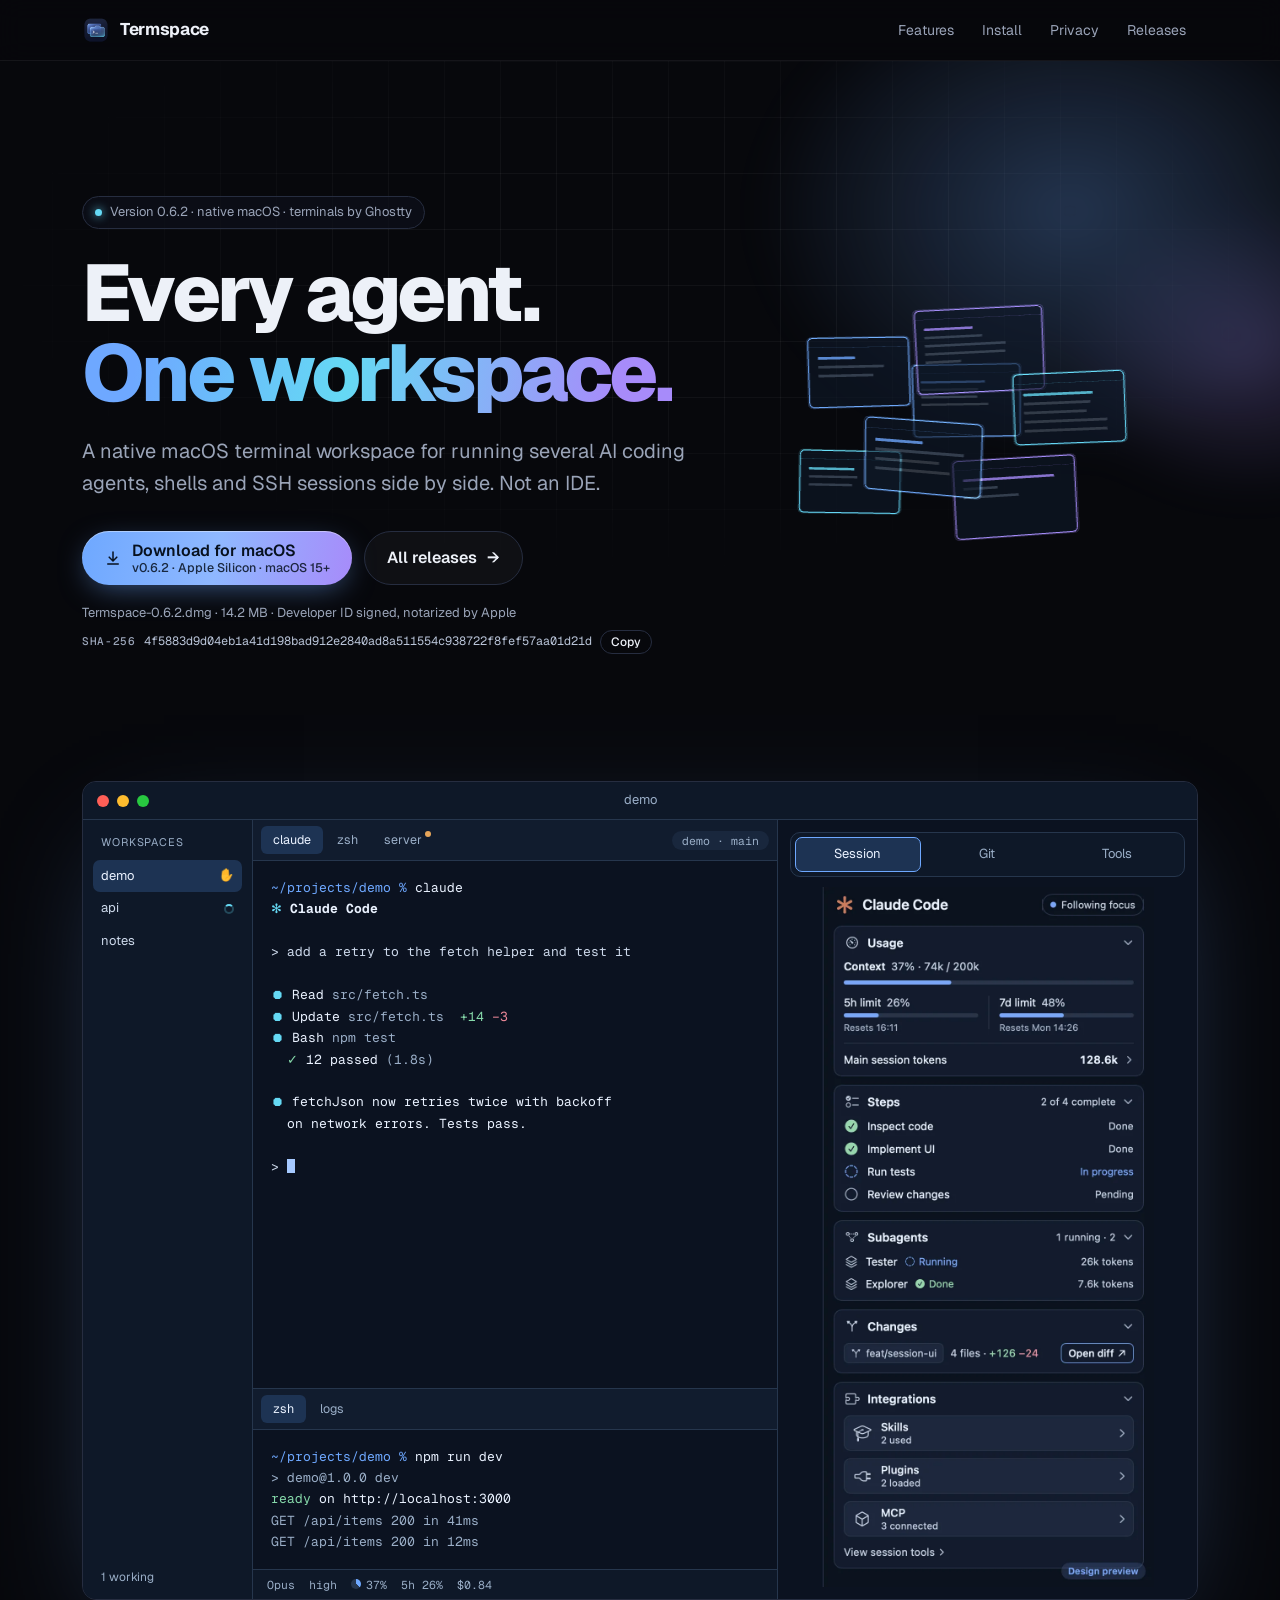
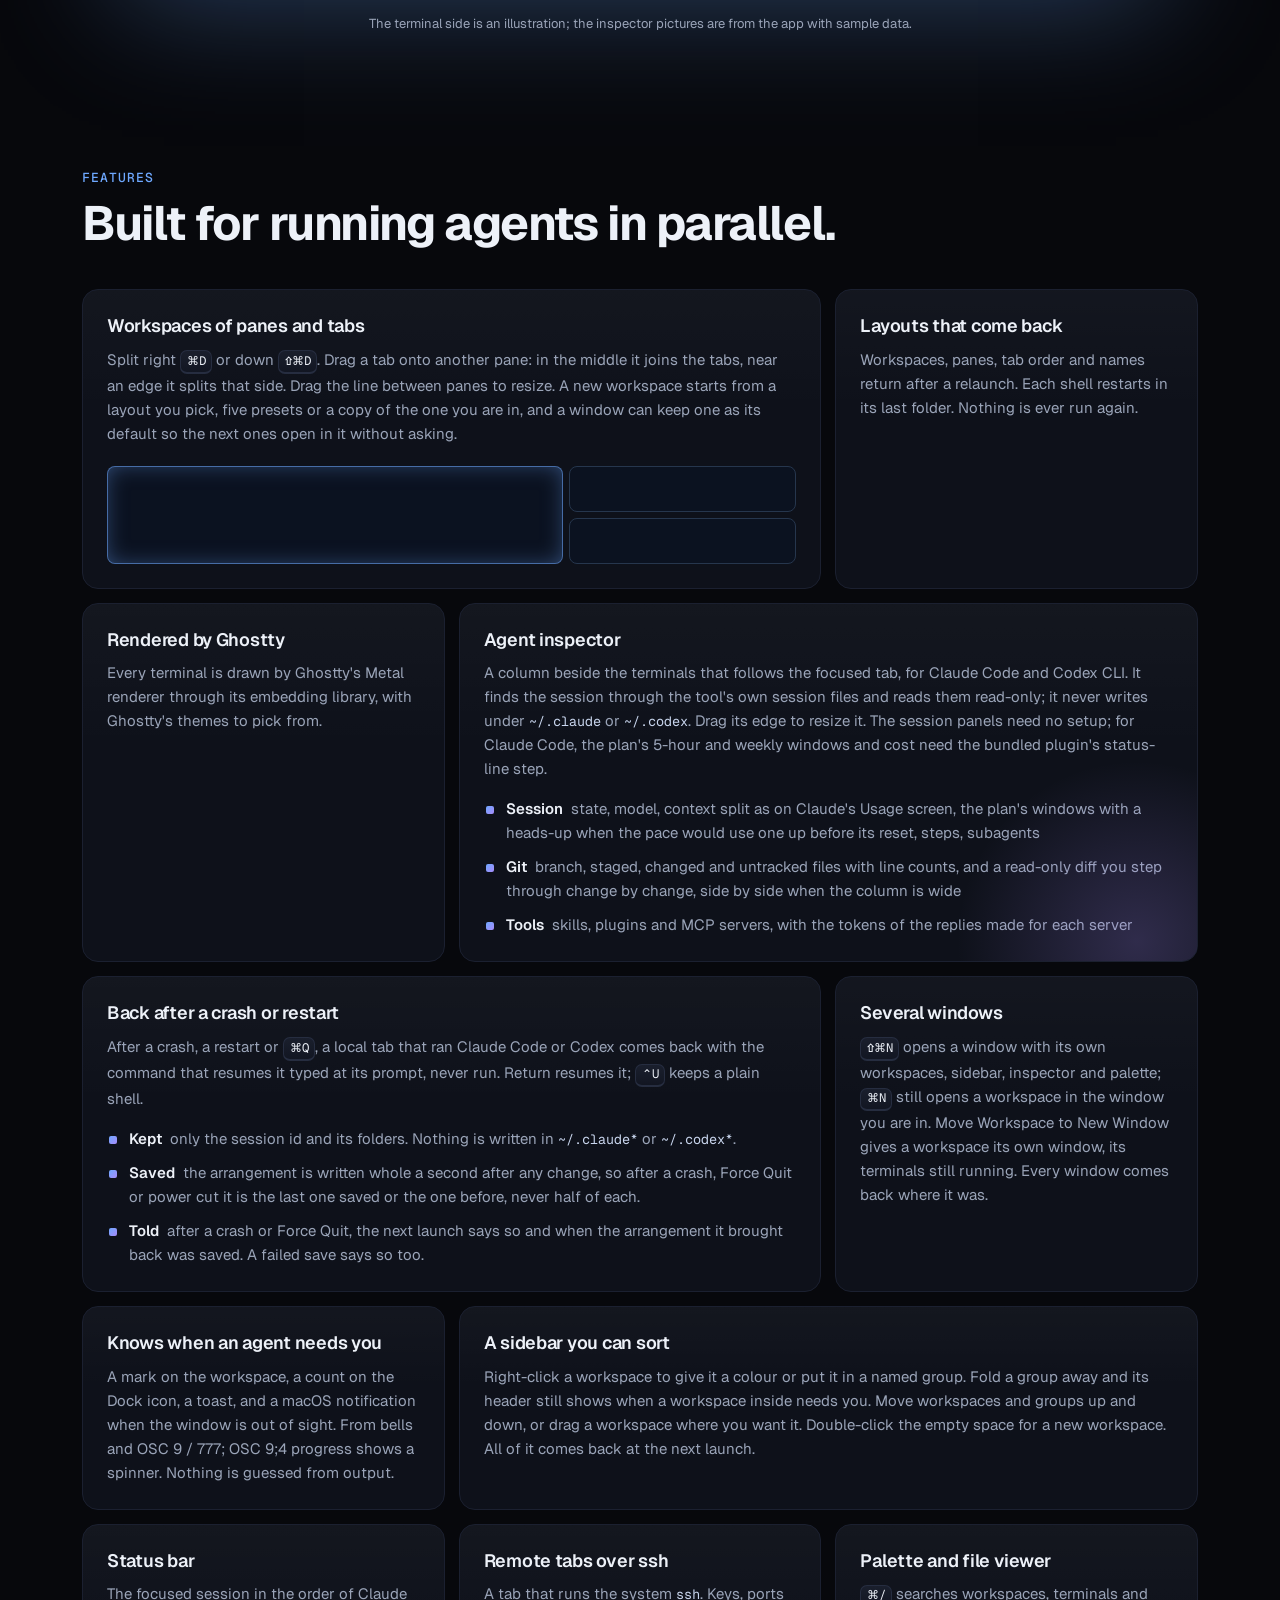
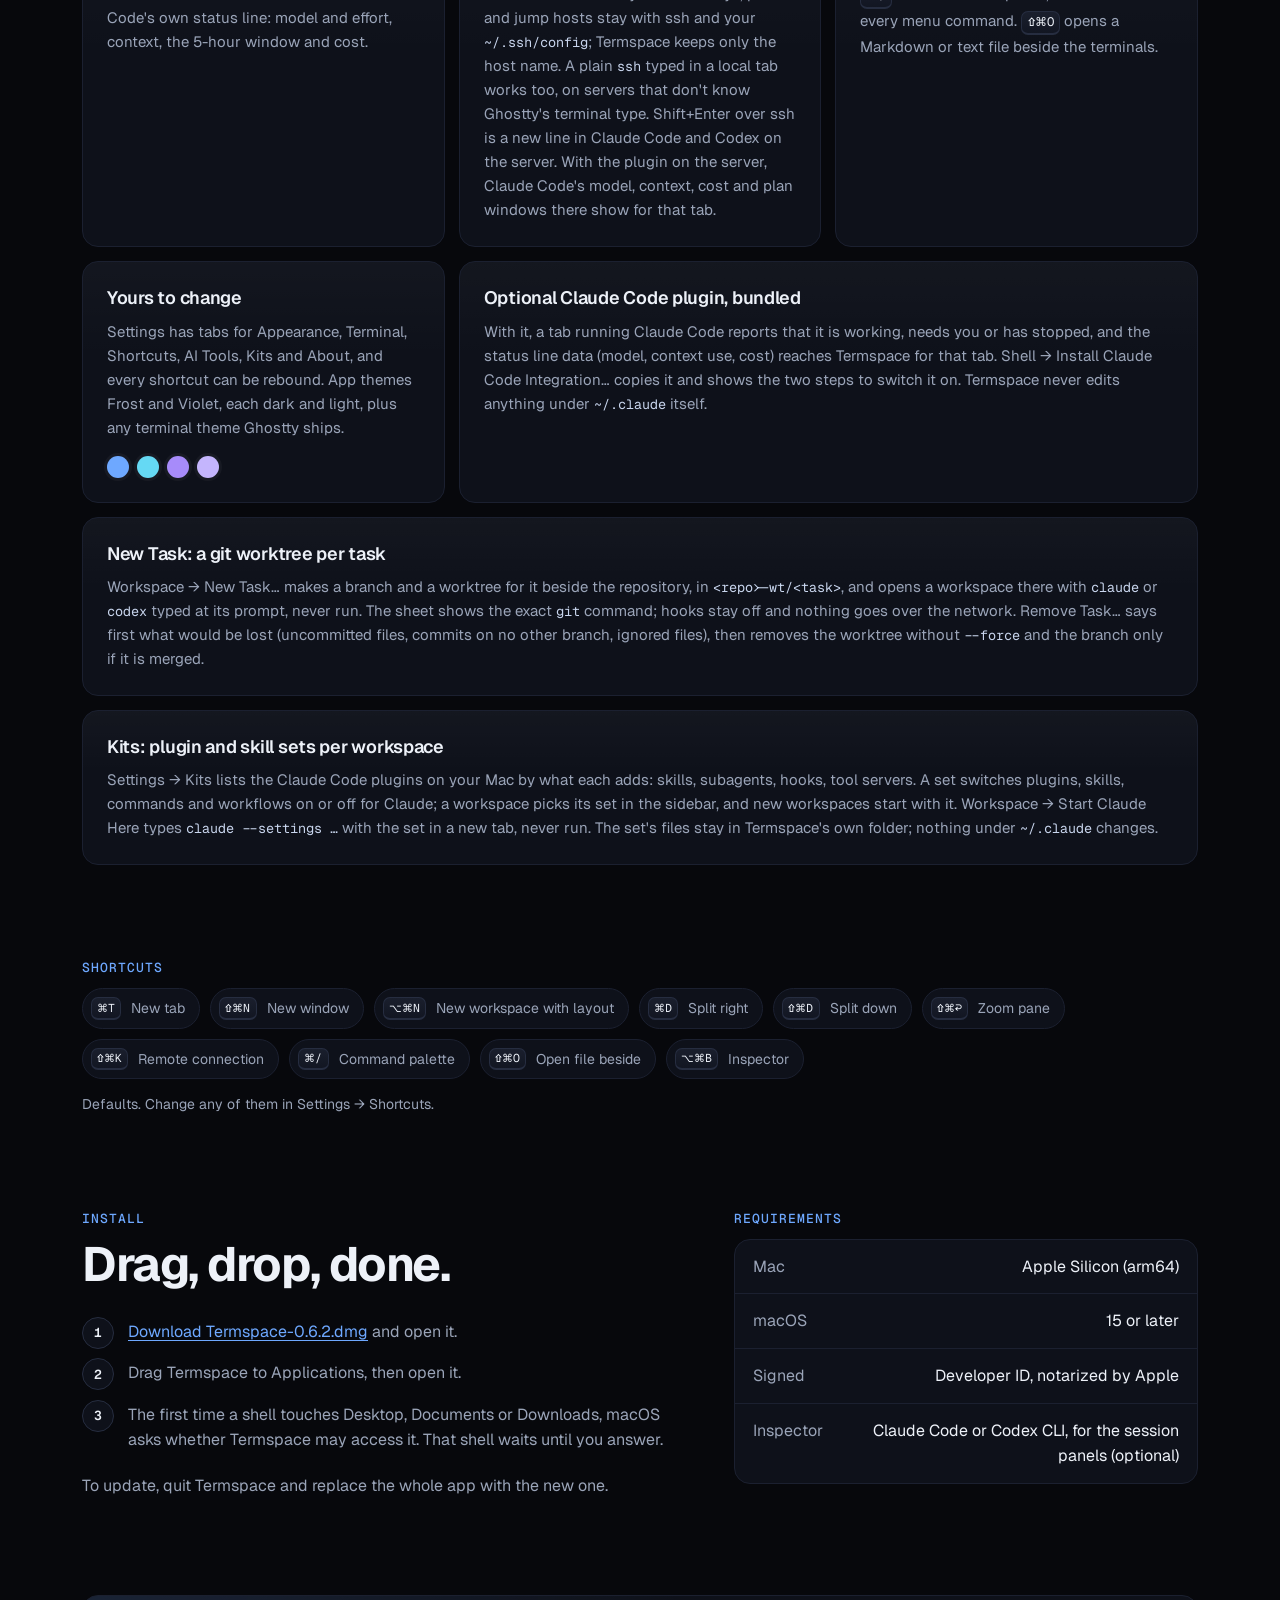
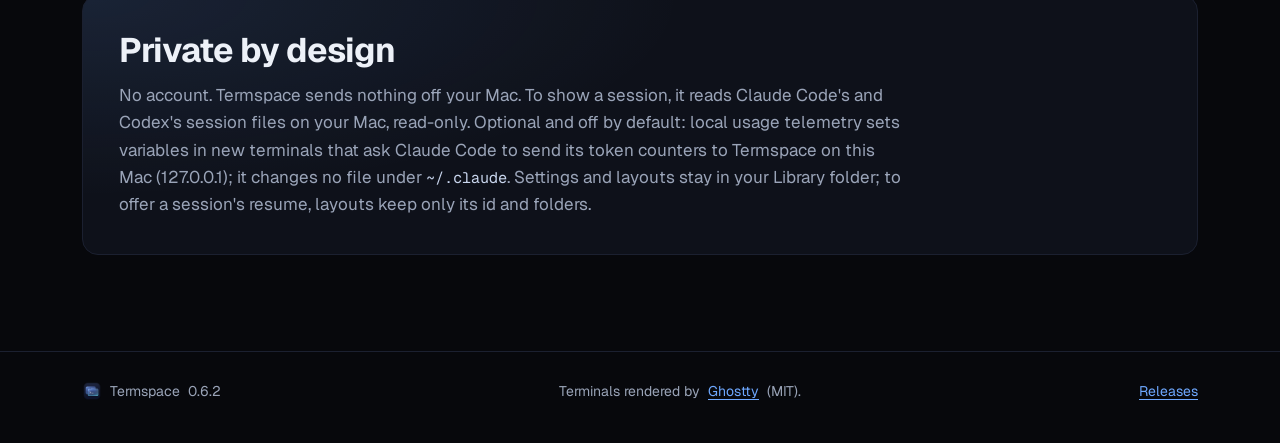
<file: index.html>
<!doctype html>
<html lang="en">
<head>
<meta charset="utf-8">
<meta name="viewport" content="width=device-width, initial-scale=1">
<title>Termspace for macOS</title>
<meta name="description" content="Termspace is a native macOS terminal workspace for running several AI coding agents, shells and SSH sessions side by side. Terminals rendered by Ghostty.">
<meta name="color-scheme" content="dark">
<meta name="theme-color" content="#07080c">
<link rel="icon" type="image/png" sizes="32x32" href="assets/img/favicon-32.png">
<link rel="apple-touch-icon" href="assets/img/apple-touch-icon.png">
<meta property="og:type" content="website">
<meta property="og:title" content="Termspace for macOS">
<meta property="og:description" content="A native macOS terminal workspace for AI coding agents, shells and SSH, side by side.">
<meta property="og:url" content="https://amaraa87.github.io/termspace-site/">
<meta property="og:image" content="https://amaraa87.github.io/termspace-site/assets/img/og.png?v=0.6.2">
<meta property="og:image:width" content="1200">
<meta property="og:image:height" content="630">
<meta property="og:image:alt" content="Termspace app icon and wordmark on a dark background">
<meta name="twitter:card" content="summary_large_image">
<meta name="twitter:title" content="Termspace for macOS">
<meta name="twitter:description" content="A native macOS terminal workspace for AI coding agents, shells and SSH, side by side.">
<meta name="twitter:image" content="https://amaraa87.github.io/termspace-site/assets/img/og.png?v=0.6.2">
<link rel="preconnect" href="https://fonts.googleapis.com">
<link rel="preconnect" href="https://fonts.gstatic.com" crossorigin>
<link rel="stylesheet" href="https://fonts.googleapis.com/css2?family=Geist:wght@400;500;600;700;800&family=Geist+Mono:wght@400;500&display=swap">
<link rel="stylesheet" href="assets/css/site.css">
<script type="importmap">{"imports":{"three":"./assets/js/vendor/three.module.min.js"}}</script>
<script type="module" src="assets/js/hero.js"></script>
<script src="assets/js/site.js" defer></script>
</head>
<!-- Release facts: change them here and in the static text marked data-r below (see README.md). -->
<body
  data-version="0.6.2"
  data-size="14.2 MB"
  data-sha="4f5883d9d04eb1a41d198bad912e2840ad8a511554c938722f8fef57aa01d21d"
  data-url="https://github.com/amaraa87/termspace-site/releases/download/v0.6.2/Termspace-0.6.2.dmg"
  data-file="Termspace-0.6.2.dmg">
<a class="skip" href="#main">Skip to content</a>

<header class="nav">
  <div class="wrap nav-in">
    <a class="brand" href="#top" aria-label="Termspace home">
      <img src="assets/img/icon-96.png" width="28" height="28" alt="">
      <span>Termspace</span>
    </a>
    <nav aria-label="Sections">
      <ul>
        <li class="hide-sm"><a href="#features">Features</a></li>
        <li class="hide-sm"><a href="#install">Install</a></li>
        <li class="hide-sm"><a href="#privacy">Privacy</a></li>
        <li><a href="https://github.com/amaraa87/termspace-site/releases">Releases</a></li>
      </ul>
    </nav>
  </div>
</header>

<main id="main">
  <section class="hero" id="top" aria-labelledby="hero-title">
    <div class="wrap hero-in">
      <div class="hero-copy">
        <p class="eyebrow"><span class="dot" aria-hidden="true"></span><span>Version <span data-r="version">0.6.2</span> · native macOS · terminals by Ghostty</span></p>
        <h1 id="hero-title">Every agent.<br><span class="grad">One workspace.</span></h1>
        <p class="lede">A native macOS terminal workspace for running several AI coding agents, shells and SSH sessions side by side. Not an IDE.</p>
        <div class="cta">
          <a class="btn btn-primary" data-r-href="url" href="https://github.com/amaraa87/termspace-site/releases/download/v0.6.2/Termspace-0.6.2.dmg">
            <svg width="18" height="18" viewBox="0 0 24 24" aria-hidden="true"><path fill="currentColor" d="M12 3a1 1 0 0 1 1 1v9.6l3.3-3.3a1 1 0 1 1 1.4 1.4l-5 5a1 1 0 0 1-1.4 0l-5-5a1 1 0 1 1 1.4-1.4l3.3 3.3V4a1 1 0 0 1 1-1ZM5 19h14a1 1 0 1 1 0 2H5a1 1 0 1 1 0-2Z"/></svg>
            <span class="btn-text"><span>Download for macOS</span><small>v<span data-r="version">0.6.2</span> · Apple Silicon · macOS 15+</small></span>
          </a>
          <a class="btn btn-ghost" href="https://github.com/amaraa87/termspace-site/releases">All releases <span aria-hidden="true">→</span></a>
        </div>
        <div class="fineprint">
          <p><span data-r="file">Termspace-0.6.2.dmg</span> · <span data-r="size">14.2 MB</span> · Developer ID signed, notarized by Apple</p>
          <p class="sha"><span class="sha-label">SHA-256</span> <code data-r="sha">4f5883d9d04eb1a41d198bad912e2840ad8a511554c938722f8fef57aa01d21d</code>
            <button type="button" class="copy" data-copy="sha" hidden>Copy</button><span class="copied" role="status" aria-live="polite"></span></p>
        </div>
      </div>
      <div class="hero-stage" aria-hidden="true">
        <div class="stage-fallback"><img src="assets/img/apple-touch-icon.png" width="180" height="180" alt=""></div>
        <canvas id="hero-canvas"></canvas>
      </div>
    </div>
  </section>

  <section class="product" aria-labelledby="product-title">
    <div class="wrap">
      <h2 id="product-title" class="sr-only">What it looks like</h2>
      <div class="window">
        <div class="titlebar"><span class="lights" aria-hidden="true"><i></i><i></i><i></i></span><span class="title">demo</span></div>
        <div class="win-body">
          <aside class="sidebar" aria-label="Workspaces (illustration)">
            <p class="side-h">Workspaces</p>
            <ul>
              <li class="on"><span>demo</span><span class="hand" title="needs you">✋</span></li>
              <li><span>api</span><span class="spin" aria-label="working"></span></li>
              <li><span>notes</span></li>
            </ul>
            <p class="side-foot">1 working</p>
          </aside>
          <div class="term">
            <div class="tabs" aria-hidden="true"><span class="tab on">claude</span><span class="tab">zsh</span><span class="tab waiting">server</span><span class="chip">demo · main</span></div>
            <pre class="tty" aria-label="Example terminal session"><span class="p">~/projects/demo %</span> claude
<span class="a">✻</span> <b>Claude Code</b>

<span class="u">&gt; add a retry to the fetch helper and test it</span>

<span class="a">⏺</span> Read <span class="m">src/fetch.ts</span>
<span class="a">⏺</span> Update <span class="m">src/fetch.ts</span>  <span class="g">+14</span> <span class="r">−3</span>
<span class="a">⏺</span> Bash <span class="m">npm test</span>
  <span class="g">✓</span> 12 passed <span class="m">(1.8s)</span>

<span class="a">⏺</span> fetchJson now retries twice with backoff
  on network errors. Tests pass.

<span class="u">&gt;</span> <span class="cursor"></span></pre>
            <div class="tabs split" aria-hidden="true"><span class="tab on">zsh</span><span class="tab">logs</span></div>
            <pre class="tty tty2" aria-label="Example second pane"><span class="p">~/projects/demo %</span> npm run dev
<span class="m">&gt; demo@1.0.0 dev</span>
<span class="g">ready</span> on http://localhost:3000
<span class="m">GET /api/items 200 in 41ms</span>
<span class="m">GET /api/items 200 in 12ms</span></pre>
            <div class="statusbar" aria-hidden="true"><span>Opus</span><span>high</span><span class="ctx"><i></i>37%</span><span>5h 26%</span><span>$0.84</span></div>
          </div>
          <div class="insp">
            <input type="radio" name="insp" id="t-session" checked>
            <input type="radio" name="insp" id="t-git">
            <input type="radio" name="insp" id="t-tools">
            <div class="seg" role="group" aria-label="Inspector panel">
              <label for="t-session">Session</label>
              <label for="t-git">Git</label>
              <label for="t-tools">Tools</label>
            </div>
            <div class="shots">
              <img class="shot shot-session" src="assets/img/inspector-session.webp" width="395" height="832" loading="lazy" alt="Session panel: Claude Code session following focus, context 37 percent, 5-hour and 7-day limits, a step list with two of four complete, two subagents, changes and integrations.">
              <img class="shot shot-git" src="assets/img/inspector-git.webp" width="569" height="832" alt="Git panel: branch, one staged and four changed files with line counts, and a read-only diff of one file.">
              <img class="shot shot-tools" src="assets/img/inspector-tools.webp" width="459" height="832" alt="Tools panel: skills used with attributed tokens, two loaded plugins and three connected MCP servers.">
            </div>
          </div>
        </div>
      </div>
      <p class="caption">The terminal side is an illustration; the inspector pictures are from the app with sample data.</p>
    </div>
  </section>

  <section id="features" class="features" aria-labelledby="features-title">
    <div class="wrap">
      <p class="kicker">Features</p>
      <h2 id="features-title">Built for running agents in parallel.</h2>
      <div class="bento">
        <article class="card span2">
          <h3>Workspaces of panes and tabs</h3>
          <p>Split right <kbd>⌘D</kbd> or down <kbd>⇧⌘D</kbd>. Drag a tab onto another pane: in the middle it joins the tabs, near an edge it splits that side. Drag the line between panes to resize. A new workspace starts from a layout you pick, five presets or a copy of the one you are in, and a window can keep one as its default so the next ones open in it without asking.</p>
          <div class="panes" aria-hidden="true"><i></i><i></i><i></i><i></i></div>
        </article>
        <article class="card">
          <h3>Layouts that come back</h3>
          <p>Workspaces, panes, tab order and names return after a relaunch. Each shell restarts in its last folder. Nothing is ever run again.</p>
        </article>
        <article class="card">
          <h3>Rendered by Ghostty</h3>
          <p>Every terminal is drawn by Ghostty's Metal renderer through its embedding library, with Ghostty's themes to pick from.</p>
        </article>
        <article class="card span2 tall">
          <h3>Agent inspector</h3>
          <p>A column beside the terminals that follows the focused tab, for Claude Code and Codex CLI. It finds the session through the tool's own session files and reads them read-only; it never writes under <code>~/.claude</code> or <code>~/.codex</code>. Drag its edge to resize it. The session panels need no setup; for Claude Code, the plan's 5-hour and weekly windows and cost need the bundled plugin's status-line step.</p>
          <ul class="ticks">
            <li><b>Session</b> state, model, context split as on Claude's Usage screen, the plan's windows with a heads-up when the pace would use one up before its reset, steps, subagents</li>
            <li><b>Git</b> branch, staged, changed and untracked files with line counts, and a read-only diff you step through change by change, side by side when the column is wide</li>
            <li><b>Tools</b> skills, plugins and MCP servers, with the tokens of the replies made for each server</li>
          </ul>
        </article>
        <article class="card span2">
          <h3>Back after a crash or restart</h3>
          <p>After a crash, a restart or <kbd>⌘Q</kbd>, a local tab that ran Claude Code or Codex comes back with the command that resumes it typed at its prompt, never run. Return resumes it; <kbd>⌃U</kbd> keeps a plain shell.</p>
          <ul class="ticks">
            <li><b>Kept</b> only the session id and its folders. Nothing is written in <code>~/.claude*</code> or <code>~/.codex*</code>.</li>
            <li><b>Saved</b> the arrangement is written whole a second after any change, so after a crash, Force Quit or power cut it is the last one saved or the one before, never half of each.</li>
            <li><b>Told</b> after a crash or Force Quit, the next launch says so and when the arrangement it brought back was saved. A failed save says so too.</li>
          </ul>
        </article>
        <article class="card">
          <h3>Several windows</h3>
          <p><kbd>⇧⌘N</kbd> opens a window with its own workspaces, sidebar, inspector and palette; <kbd>⌘N</kbd> still opens a workspace in the window you are in. Move Workspace to New Window gives a workspace its own window, its terminals still running. Every window comes back where it was.</p>
        </article>
        <article class="card">
          <h3>Knows when an agent needs you</h3>
          <p>A mark on the workspace, a count on the Dock icon, a toast, and a macOS notification when the window is out of sight. From bells and OSC 9 / 777; OSC 9;4 progress shows a spinner. Nothing is guessed from output.</p>
        </article>
        <article class="card span2">
          <h3>A sidebar you can sort</h3>
          <p>Right-click a workspace to give it a colour or put it in a named group. Fold a group away and its header still shows when a workspace inside needs you. Move workspaces and groups up and down, or drag a workspace where you want it. Double-click the empty space for a new workspace. All of it comes back at the next launch.</p>
        </article>
        <article class="card">
          <h3>Status bar</h3>
          <p>The focused session in the order of Claude Code's own status line: model and effort, context, the 5-hour window and cost.</p>
        </article>
        <article class="card">
          <h3>Remote tabs over ssh</h3>
          <p>A tab that runs the system <code>ssh</code>. Keys, ports and jump hosts stay with ssh and your <code>~/.ssh/config</code>; Termspace keeps only the host name. A plain <code>ssh</code> typed in a local tab works too, on servers that don't know Ghostty's terminal type. Shift+Enter over ssh is a new line in Claude Code and Codex on the server. With the plugin on the server, Claude Code's model, context, cost and plan windows there show for that tab.</p>
        </article>
        <article class="card">
          <h3>Palette and file viewer</h3>
          <p><kbd>⌘/</kbd> searches workspaces, terminals and every menu command. <kbd>⇧⌘O</kbd> opens a Markdown or text file beside the terminals.</p>
        </article>
        <article class="card">
          <h3>Yours to change</h3>
          <p>Settings has tabs for Appearance, Terminal, Shortcuts, AI Tools, Kits and About, and every shortcut can be rebound. App themes Frost and Violet, each dark and light, plus any terminal theme Ghostty ships.</p>
          <div class="swatches" aria-hidden="true"><i style="--c:#6EA8FF"></i><i style="--c:#65D9F4"></i><i style="--c:#A78BFA"></i><i style="--c:#C4B5FD"></i></div>
        </article>
        <article class="card span2">
          <h3>Optional Claude Code plugin, bundled</h3>
          <p>With it, a tab running Claude Code reports that it is working, needs you or has stopped, and the status line data (model, context use, cost) reaches Termspace for that tab. Shell → Install Claude Code Integration… copies it and shows the two steps to switch it on. Termspace never edits anything under <code>~/.claude</code> itself.</p>
        </article>
        <article class="card full">
          <h3>New Task: a git worktree per task</h3>
          <p>Workspace → New Task… makes a branch and a worktree for it beside the repository, in <code>&lt;repo&gt;-wt/&lt;task&gt;</code>, and opens a workspace there with <code>claude</code> or <code>codex</code> typed at its prompt, never run. The sheet shows the exact <code>git</code> command; hooks stay off and nothing goes over the network. Remove Task… says first what would be lost (uncommitted files, commits on no other branch, ignored files), then removes the worktree without <code>--force</code> and the branch only if it is merged.</p>
        </article>
        <article class="card full">
          <h3>Kits: plugin and skill sets per workspace</h3>
          <p>Settings → Kits lists the Claude Code plugins on your Mac by what each adds: skills, subagents, hooks, tool servers. A set switches plugins, skills, commands and workflows on or off for Claude; a workspace picks its set in the sidebar, and new workspaces start with it. Workspace → Start Claude Here types <code>claude --settings …</code> with the set in a new tab, never run. The set's files stay in Termspace's own folder; nothing under <code>~/.claude</code> changes.</p>
        </article>
      </div>
    </div>
  </section>

  <section class="keys" aria-labelledby="keys-title">
    <div class="wrap">
      <h2 id="keys-title" class="kicker">Shortcuts</h2>
      <ul class="keylist">
        <li><kbd>⌘T</kbd> New tab</li>
        <li><kbd>⇧⌘N</kbd> New window</li>
        <li><kbd>⌥⌘N</kbd> New workspace with layout</li>
        <li><kbd>⌘D</kbd> Split right</li>
        <li><kbd>⇧⌘D</kbd> Split down</li>
        <li><kbd>⇧⌘↩</kbd> Zoom pane</li>
        <li><kbd>⇧⌘K</kbd> Remote connection</li>
        <li><kbd>⌘/</kbd> Command palette</li>
        <li><kbd>⇧⌘O</kbd> Open file beside</li>
        <li><kbd>⌥⌘B</kbd> Inspector</li>
      </ul>
      <p class="muted small">Defaults. Change any of them in Settings → Shortcuts.</p>
    </div>
  </section>

  <section id="install" class="install" aria-labelledby="install-title">
    <div class="wrap two">
      <div>
        <p class="kicker">Install</p>
        <h2 id="install-title">Drag, drop, done.</h2>
        <ol class="steps">
          <li><a data-r-href="url" href="https://github.com/amaraa87/termspace-site/releases/download/v0.6.2/Termspace-0.6.2.dmg">Download <span data-r="file">Termspace-0.6.2.dmg</span></a> and open it.</li>
          <li>Drag Termspace to Applications, then open it.</li>
          <li>The first time a shell touches Desktop, Documents or Downloads, macOS asks whether Termspace may access it. That shell waits until you answer.</li>
        </ol>
        <p class="muted">To update, quit Termspace and replace the whole app with the new one.</p>
      </div>
      <div>
        <p class="kicker">Requirements</p>
        <dl class="reqs">
          <div><dt>Mac</dt><dd>Apple Silicon (arm64)</dd></div>
          <div><dt>macOS</dt><dd>15 or later</dd></div>
          <div><dt>Signed</dt><dd>Developer ID, notarized by Apple</dd></div>
          <div><dt>Inspector</dt><dd>Claude Code or Codex CLI, for the session panels (optional)</dd></div>
        </dl>
      </div>
    </div>
  </section>

  <section id="privacy" class="privacy" aria-labelledby="privacy-title">
    <div class="wrap">
      <div class="card privacy-card">
        <h2 id="privacy-title">Private by design</h2>
        <p>No account. Termspace sends nothing off your Mac. To show a session, it reads Claude Code's and Codex's session files on your Mac, read-only. Optional and off by default: local usage telemetry sets variables in new terminals that ask Claude Code to send its token counters to Termspace on this Mac (127.0.0.1); it changes no file under <code>~/.claude</code>. Settings and layouts stay in your Library folder; to offer a session's resume, layouts keep only its id and folders.</p>
      </div>
    </div>
  </section>
</main>

<footer class="foot">
  <div class="wrap foot-in">
    <p><img src="assets/img/icon-96.png" width="20" height="20" alt=""> Termspace <span data-r="version">0.6.2</span></p>
    <p>Terminals rendered by <a href="https://ghostty.org">Ghostty</a> (MIT).</p>
    <p><a href="https://github.com/amaraa87/termspace-site/releases">Releases</a></p>
  </div>
</footer>
</body>
</html>
</file>
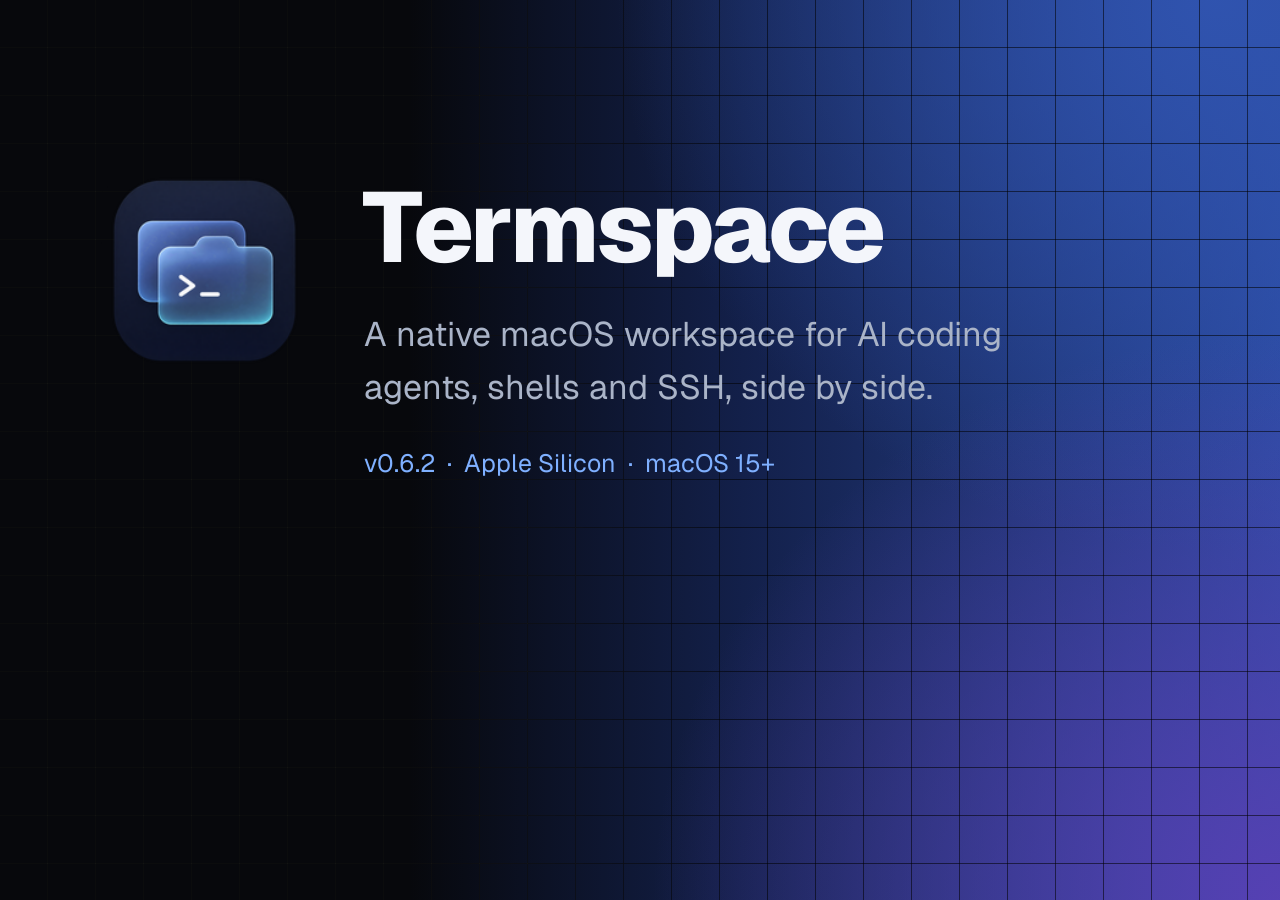
<file: .github/og.html>
<!doctype html><html><head><meta charset="utf-8">
<link rel="stylesheet" href="https://fonts.googleapis.com/css2?family=Geist:wght@400;500;800&display=block">
<style>
html,body{margin:0;width:1200px;height:630px;overflow:hidden;background:#07080c}
.bg{position:absolute;inset:0;background:
 radial-gradient(ellipse 70% 90% at 100% 100%, rgba(88,64,180,.95), transparent 70%),
 radial-gradient(ellipse 65% 85% at 95% 0%, rgba(48,84,176,.95), transparent 72%),
 linear-gradient(90deg,#07080c 0%,#07080c 32%,#13204a 58%,#2b4aa0 100%)}
.grid{position:absolute;inset:0;background-image:linear-gradient(rgba(0,0,0,.55) 1px,transparent 1px),linear-gradient(90deg,rgba(0,0,0,.55) 1px,transparent 1px);background-size:48px 48px;background-position:-1px -1px}
.grid2{position:absolute;inset:0;background-image:linear-gradient(rgba(255,255,255,.035) 1px,transparent 1px),linear-gradient(90deg,rgba(255,255,255,.035) 1px,transparent 1px);background-size:48px 48px;background-position:-1px -1px;mask-image:linear-gradient(90deg,#000 0,#000 40%,transparent 60%)}
img{position:absolute;left:95px;top:160px;width:220px;height:220px}
.t{position:absolute;left:362px;top:178px;font:800 99px/1 Geist,sans-serif;color:#f4f6fb;letter-spacing:-2.5px}
.s{position:absolute;left:364px;top:308px;width:700px;font:400 34px/1.55 Geist,sans-serif;color:#aab4c8}
.v{position:absolute;left:364px;top:448px;font:400 25px/1.2 Geist,sans-serif;color:#7fb0ff}
</style></head><body>
<div class="bg"></div><div class="grid"></div><div class="grid2"></div>
<img src="../assets/img/apple-touch-icon.png" alt="">
<div class="t">Termspace</div>
<div class="s">A native macOS workspace for AI coding agents, shells and SSH, side by side.</div>
<div class="v">v0.6.2 &nbsp;·&nbsp; Apple Silicon &nbsp;·&nbsp; macOS 15+</div>
</body></html>
</file>
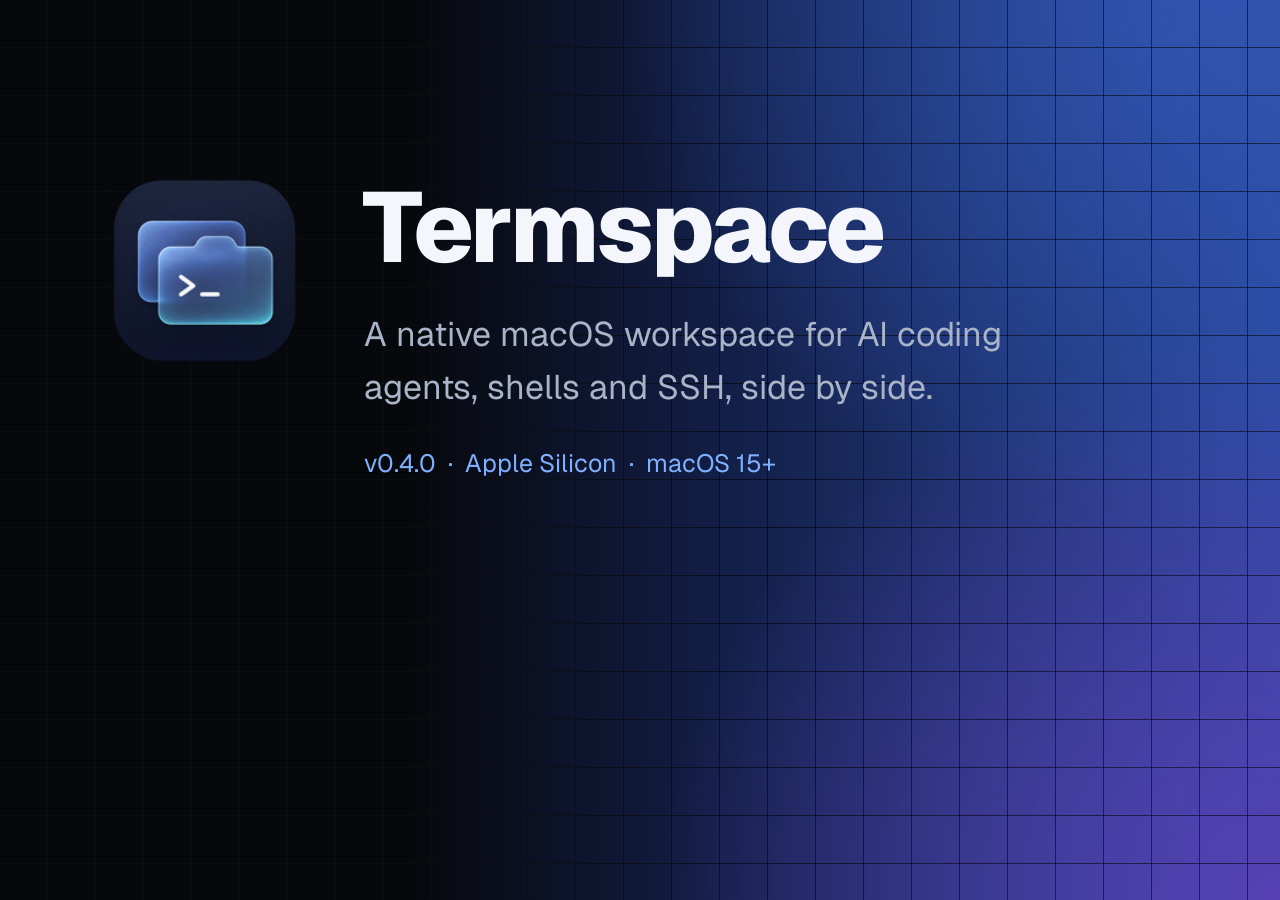
<file: tools/og.html>
<!doctype html><html><head><meta charset="utf-8">
<link rel="stylesheet" href="https://fonts.googleapis.com/css2?family=Geist:wght@400;500;800&display=block">
<style>
html,body{margin:0;width:1200px;height:630px;overflow:hidden;background:#07080c}
.bg{position:absolute;inset:0;background:
 radial-gradient(ellipse 70% 90% at 100% 100%, rgba(88,64,180,.95), transparent 70%),
 radial-gradient(ellipse 65% 85% at 95% 0%, rgba(48,84,176,.95), transparent 72%),
 linear-gradient(90deg,#07080c 0%,#07080c 32%,#13204a 58%,#2b4aa0 100%)}
.grid{position:absolute;inset:0;background-image:linear-gradient(rgba(0,0,0,.55) 1px,transparent 1px),linear-gradient(90deg,rgba(0,0,0,.55) 1px,transparent 1px);background-size:48px 48px;background-position:-1px -1px}
.grid2{position:absolute;inset:0;background-image:linear-gradient(rgba(255,255,255,.035) 1px,transparent 1px),linear-gradient(90deg,rgba(255,255,255,.035) 1px,transparent 1px);background-size:48px 48px;background-position:-1px -1px;mask-image:linear-gradient(90deg,#000 0,#000 40%,transparent 60%)}
img{position:absolute;left:95px;top:160px;width:220px;height:220px}
.t{position:absolute;left:362px;top:178px;font:800 99px/1 Geist,sans-serif;color:#f4f6fb;letter-spacing:-2.5px}
.s{position:absolute;left:364px;top:308px;width:700px;font:400 34px/1.55 Geist,sans-serif;color:#aab4c8}
.v{position:absolute;left:364px;top:448px;font:400 25px/1.2 Geist,sans-serif;color:#7fb0ff}
</style></head><body>
<div class="bg"></div><div class="grid"></div><div class="grid2"></div>
<img src="../assets/img/apple-touch-icon.png" alt="">
<div class="t">Termspace</div>
<div class="s">A native macOS workspace for AI coding agents, shells and SSH, side by side.</div>
<div class="v">v0.4.0 &nbsp;·&nbsp; Apple Silicon &nbsp;·&nbsp; macOS 15+</div>
</body></html>
</file>
<file: assets/css/site.css>
:root {
  --bg: #07080c;
  --bg2: #0c0e15;
  --card: #0e111a;
  --line: #1b2030;
  --line2: #262d40;
  --text: #edf1f8;
  --muted: #9aa4b8;
  --frost: #6ea8ff;
  --violet: #a78bfa;
  --cyan: #65d9f4;
  --ink: #07111f;
  --ok: #86d9aa;
  --bad: #f08a9a;
  --warn: #e6c47a;
  --sans: "Geist", ui-sans-serif, system-ui, -apple-system, "Segoe UI", sans-serif;
  --mono: "Geist Mono", ui-monospace, "SF Mono", Menlo, monospace;
  --r: 16px;
  color-scheme: dark;
}
* { box-sizing: border-box; }
html { -webkit-text-size-adjust: 100%; scroll-behavior: smooth; scroll-padding-top: 76px; }
@media (prefers-reduced-motion: reduce) { html { scroll-behavior: auto; } }
body {
  margin: 0; background: var(--bg); color: var(--text);
  font: 16px/1.6 var(--sans); -webkit-font-smoothing: antialiased; overflow-x: hidden;
}
img { max-width: 100%; display: block; }
a { color: var(--frost); text-decoration-thickness: 1px; text-underline-offset: 3px; }
a:hover { color: #92beff; }
:focus-visible { outline: 2px solid var(--frost); outline-offset: 3px; border-radius: 6px; }
code, kbd, pre { font-family: var(--mono); }
code { font-size: .9em; color: #c9d6ee; }
kbd {
  display: inline-block; min-width: 1.9em; padding: .05em .45em; text-align: center;
  font-size: .82em; line-height: 1.6; color: var(--text); white-space: nowrap;
  background: linear-gradient(#1a1f2d, #121622); border: 1px solid var(--line2);
  border-bottom-width: 2px; border-radius: 7px;
}
h1, h2, h3 { margin: 0; letter-spacing: -0.03em; line-height: 1.08; }
h2 { font-size: clamp(30px, 4.2vw, 48px); font-weight: 700; }
h3 { font-size: 18px; font-weight: 600; letter-spacing: -0.015em; line-height: 1.3; }
p { margin: 0; }
.wrap { width: 100%; max-width: 1180px; margin: 0 auto; padding: 0 16px; }
@media (min-width: 720px) { .wrap { padding: 0 32px; } }
.muted { color: var(--muted); }
.small { font-size: 14px; }
.sr-only { position: absolute; width: 1px; height: 1px; overflow: hidden; clip: rect(0 0 0 0); white-space: nowrap; }
.skip { position: absolute; left: 16px; top: -60px; z-index: 20; background: var(--text); color: var(--bg); padding: 8px 14px; border-radius: 999px; }
.skip:focus { top: 12px; }
.kicker { font: 500 13px/1 var(--mono); letter-spacing: .08em; text-transform: uppercase; color: var(--frost); margin-bottom: 14px; }

/* nav */
.nav { position: sticky; top: 0; z-index: 10; backdrop-filter: blur(12px) saturate(140%); -webkit-backdrop-filter: blur(12px) saturate(140%); background: rgba(7, 8, 12, .72); border-bottom: 1px solid rgba(255,255,255,.06); }
.nav-in { display: flex; align-items: center; justify-content: space-between; height: 60px; }
.brand { display: flex; align-items: center; gap: 10px; color: var(--text); text-decoration: none; font-weight: 700; letter-spacing: -0.02em; font-size: 17px; }
.nav ul { display: flex; gap: 4px; list-style: none; margin: 0; padding: 0; }
.nav li a { display: block; padding: 6px 12px; border-radius: 999px; color: var(--muted); text-decoration: none; font-size: 14px; }
.nav li a:hover { color: var(--text); background: rgba(255,255,255,.06); }
@media (max-width: 560px) { .hide-sm { display: none; } }

/* hero */
.hero { position: relative; padding: 72px 0 40px; overflow: hidden; }
.hero::before {
  content: ""; position: absolute; inset: 0; pointer-events: none;
  background-image: linear-gradient(rgba(255,255,255,.045) 1px, transparent 1px), linear-gradient(90deg, rgba(255,255,255,.045) 1px, transparent 1px);
  background-size: 56px 56px; background-position: center top;
  -webkit-mask-image: radial-gradient(ellipse 70% 60% at 50% 30%, #000 30%, transparent 75%);
          mask-image: radial-gradient(ellipse 70% 60% at 50% 30%, #000 30%, transparent 75%);
}
.hero::after {
  content: ""; position: absolute; pointer-events: none; width: 900px; height: 700px; right: -240px; top: -200px;
  background: radial-gradient(closest-side, rgba(110,168,255,.28), transparent 70%), radial-gradient(closest-side at 70% 70%, rgba(167,139,250,.24), transparent 70%);
  filter: blur(20px);
}
.hero-in { position: relative; z-index: 1; display: grid; gap: 32px; align-items: center; }
@media (min-width: 960px) { .hero-in { grid-template-columns: 1.3fr 1fr; gap: 24px; } .hero { padding: 104px 0 72px; } }
.eyebrow { display: inline-flex; align-items: center; gap: 8px; padding: 5px 12px; border: 1px solid var(--line2); border-radius: 999px; background: rgba(14,17,26,.7); color: var(--muted); font-size: 13px; margin-bottom: 24px; }
.dot { width: 7px; height: 7px; border-radius: 50%; background: var(--cyan); box-shadow: 0 0 10px var(--cyan); }
h1 { font-size: clamp(44px, 6.4vw, 80px); font-weight: 800; letter-spacing: -0.045em; line-height: 1; }
.grad { background: linear-gradient(100deg, var(--frost) 10%, var(--cyan) 45%, var(--violet) 90%); -webkit-background-clip: text; background-clip: text; color: transparent; }
.lede { margin-top: 22px; max-width: 34em; font-size: clamp(17px, 1.6vw, 20px); color: var(--muted); }
.cta { display: flex; flex-wrap: wrap; gap: 12px; margin-top: 32px; }
.btn { display: inline-flex; align-items: center; gap: 10px; min-height: 52px; padding: 10px 22px; border-radius: 999px; text-decoration: none; font-weight: 600; transition: transform .15s ease, box-shadow .2s ease, background .2s ease; }
.btn:active { transform: scale(.98); }
.btn-primary { color: var(--ink); background: linear-gradient(100deg, var(--frost), #8fb8ff 50%, var(--violet)); box-shadow: 0 8px 30px -8px rgba(110,168,255,.55), inset 0 1px 0 rgba(255,255,255,.4); }
.btn-primary:hover { color: var(--ink); box-shadow: 0 10px 40px -6px rgba(140,150,255,.7), inset 0 1px 0 rgba(255,255,255,.4); }
.btn-text { display: flex; flex-direction: column; line-height: 1.2; }
.btn-text small { font-weight: 500; font-size: 12.5px; opacity: .85; }
.btn-ghost { color: var(--text); border: 1px solid var(--line2); background: rgba(255,255,255,.03); }
.btn-ghost:hover { color: var(--text); background: rgba(255,255,255,.07); }
.fineprint { margin-top: 18px; font-size: 13px; color: var(--muted); display: grid; gap: 6px; }
.sha { display: flex; flex-wrap: wrap; align-items: center; gap: 6px 8px; }
.sha-label { font: 500 11px/1 var(--mono); letter-spacing: .06em; color: var(--muted); }
.sha code { font-size: 12px; color: #b9c4d8; overflow-wrap: anywhere; word-break: break-all; user-select: all; -webkit-user-select: all; min-width: 0; }
.copy { font: 500 12px/1 var(--sans); color: var(--text); background: transparent; border: 1px solid var(--line2); border-radius: 999px; padding: 5px 10px; cursor: pointer; }
.copy:hover { background: rgba(255,255,255,.06); }
.copied { color: var(--ok); font-size: 12px; }

.hero-stage { position: relative; height: 300px; }
@media (min-width: 960px) { .hero-stage { height: 520px; } }
.stage-fallback { position: absolute; inset: 0; display: grid; place-items: center;
  background: radial-gradient(circle at 45% 45%, rgba(110,168,255,.30), transparent 45%), radial-gradient(circle at 60% 60%, rgba(167,139,250,.26), transparent 48%);
  transition: opacity .8s ease; }
.stage-fallback img { width: 150px; height: 150px; filter: drop-shadow(0 20px 50px rgba(110,168,255,.45)); }
#hero-canvas { position: absolute; inset: 0; width: 100%; height: 100%; opacity: 0; transition: opacity 1s ease; }
.hero-stage.live #hero-canvas { opacity: 1; }
.hero-stage.live .stage-fallback { opacity: 0; }

/* product window */
.product { padding: 24px 0 96px; }
.window { border: 1px solid var(--line2); border-radius: 14px; overflow: hidden; background: #0b1220;
  box-shadow: 0 40px 120px -40px rgba(110,168,255,.35), 0 0 0 1px rgba(255,255,255,.03) inset; }
.titlebar { position: relative; display: flex; align-items: center; height: 38px; padding: 0 14px; background: #0e1828; border-bottom: 1px solid #26364d; }
.lights { display: flex; gap: 8px; }
.lights i { width: 12px; height: 12px; border-radius: 50%; background: #3a465a; }
.lights i:nth-child(1) { background: #ff5f57; } .lights i:nth-child(2) { background: #febc2e; } .lights i:nth-child(3) { background: #28c840; }
.title { position: absolute; left: 50%; transform: translateX(-50%); font-size: 13px; color: #9aaec7; }
.win-body { display: grid; grid-template-columns: 1fr; }
@media (min-width: 1000px) { .win-body { grid-template-columns: 170px minmax(0, 1fr) 420px; } }
@media (min-width: 720px) and (max-width: 999.98px) { .win-body { grid-template-columns: minmax(0, 1fr) 340px; } }
.sidebar { display: none; background: #0e1828; border-right: 1px solid #26364d; padding: 14px 10px; font-size: 13px; position: relative; }
@media (min-width: 1000px) { .sidebar { display: block; } }
.side-h { color: #9aaec7; font-size: 11px; text-transform: uppercase; letter-spacing: .08em; padding: 0 8px 8px; }
.sidebar ul { list-style: none; margin: 0; padding: 0; }
.sidebar li { display: flex; justify-content: space-between; align-items: center; padding: 6px 8px; border-radius: 7px; color: #cdd9eb; }
.sidebar li.on { background: #1d3353; color: #eaf2ff; }
.hand { font-size: 12px; filter: hue-rotate(-10deg); }
.spin { width: 10px; height: 10px; border-radius: 50%; border: 2px solid rgba(101,217,244,.25); border-top-color: var(--cyan); animation: spin 1s linear infinite; }
@keyframes spin { to { transform: rotate(360deg); } }
@media (prefers-reduced-motion: reduce) { .spin, .cursor { animation: none !important; } }
.side-foot { position: absolute; bottom: 12px; left: 18px; color: #9aaec7; font-size: 12px; }
.term { display: flex; flex-direction: column; min-width: 0; background: #0b1220; }
.tabs { display: flex; align-items: center; gap: 2px; padding: 6px 8px; background: #111c2e; border-bottom: 1px solid #26364d; font-size: 12.5px; overflow: hidden; }
.tab { padding: 4px 12px; border-radius: 6px; color: #9aaec7; white-space: nowrap; position: relative; }
.tab.on { background: #1d3353; color: #eaf2ff; }
.tab.waiting::after { content: ""; position: absolute; right: 3px; top: 5px; width: 6px; height: 6px; border-radius: 50%; background: #e6a55a; }
.chip { margin-left: auto; padding: 2px 10px; border-radius: 999px; background: #19273d; color: #9aaec7; font: 11.5px var(--mono); white-space: nowrap; }
@media (max-width: 420px) { .chip { display: none; } }
.tty { flex: 1; margin: 0; padding: 16px 18px; font-size: 13px; line-height: 1.65; color: #eaf2ff; white-space: pre-wrap; overflow-wrap: anywhere; }
@media (min-width: 720px) { .tty { min-height: 360px; } }
@media (max-width: 480px) { .tty { font-size: 12px; padding: 14px; } }
.tabs.split { border-top: 1px solid #26364d; }
.tty2 { flex: 0 0 auto; min-height: 0; }
.tty .p { color: var(--frost); } .tty .a { color: var(--cyan); } .tty .u { color: #cdd9eb; }
.tty .m { color: #9aaec7; } .tty .g { color: var(--ok); } .tty .r { color: var(--bad); }
.cursor { display: inline-block; width: .6em; height: 1.1em; vertical-align: -.2em; background: #a6c9ff; animation: blink 1.1s steps(1) infinite; }
@keyframes blink { 50% { opacity: 0; } }
.statusbar { display: flex; flex-wrap: wrap; gap: 4px 14px; padding: 7px 14px; border-top: 1px solid #26364d; background: #0e1828; font: 11.5px var(--mono); color: #9aaec7; }
.ctx { display: inline-flex; align-items: center; gap: 5px; }
.ctx i { width: 10px; height: 10px; border-radius: 50%; background: conic-gradient(var(--frost) 37%, #26364d 0); }
.insp { background: #0b1220; border-top: 1px solid #26364d; padding: 12px; position: relative; }
@media (min-width: 720px) { .insp { border-top: 0; border-left: 1px solid #26364d; } }
.insp input { position: absolute; opacity: 0; pointer-events: none; }
.seg { display: grid; grid-template-columns: repeat(3, 1fr); gap: 4px; padding: 4px; border: 1px solid #26364d; border-radius: 10px; background: #0e1828; margin-bottom: 10px; }
.seg label { text-align: center; padding: 6px 0; border-radius: 7px; font-size: 13px; color: #9aaec7; cursor: pointer; border: 1px solid transparent; }
.seg label:hover { color: #eaf2ff; }
#t-session:checked ~ .seg [for=t-session], #t-git:checked ~ .seg [for=t-git], #t-tools:checked ~ .seg [for=t-tools] { background: #1d3353; color: #eaf2ff; border-color: var(--frost); }
#t-session:focus-visible ~ .seg [for=t-session], #t-git:focus-visible ~ .seg [for=t-git], #t-tools:focus-visible ~ .seg [for=t-tools] { outline: 2px solid var(--frost); outline-offset: 2px; }
.shots { height: 700px; }
@media (max-width: 719px) { .shots { height: 520px; } }
.shot { display: none; width: 100%; height: 100%; object-fit: contain; object-position: top center; }
#t-session:checked ~ .shots .shot-session, #t-git:checked ~ .shots .shot-git, #t-tools:checked ~ .shots .shot-tools { display: block; }
.caption { margin-top: 14px; text-align: center; font-size: 13px; color: var(--muted); }

/* features */
.features { padding: 40px 0 96px; }
.features h2 { max-width: 16em; margin-bottom: 40px; }
.bento { display: grid; gap: 14px; grid-template-columns: 1fr; }
@media (min-width: 720px) { .bento { grid-template-columns: repeat(2, 1fr); } }
@media (min-width: 1000px) { .bento { grid-template-columns: repeat(3, 1fr); } .span2 { grid-column: span 2; }  }
/* .mid2: a card that fills the last row of the 2-column grid only */
@media (min-width: 720px) and (max-width: 999.98px) { .span2, .mid2 { grid-column: span 2; } }
@media (min-width: 720px) { .full { grid-column: 1 / -1; } }
.card { position: relative; padding: 24px; border: 1px solid var(--line); border-radius: var(--r); background: linear-gradient(180deg, rgba(255,255,255,.025), transparent 40%), var(--card); overflow: hidden; transition: border-color .25s ease; }
.card:hover { border-color: var(--line2); }
.card h3 { margin-bottom: 10px; }
.card p, .card li { color: var(--muted); font-size: 15px; }
.card b { color: var(--text); font-weight: 600; margin-right: 4px; }
.card.tall::after { content: ""; position: absolute; width: 360px; height: 360px; right: -120px; bottom: -160px; background: radial-gradient(closest-side, rgba(167,139,250,.22), transparent); pointer-events: none; }
.ticks { list-style: none; margin: 16px 0 0; padding: 0; display: grid; gap: 10px; }
.ticks li { padding-left: 22px; position: relative; }
.ticks li::before { content: ""; position: absolute; left: 2px; top: .55em; width: 8px; height: 8px; border-radius: 2px; background: linear-gradient(135deg, var(--frost), var(--violet)); }
.panes { margin-top: 20px; display: grid; grid-template-columns: 2fr 1fr; grid-template-rows: 46px 46px; gap: 6px; }
.panes i { border: 1px solid #26364d; border-radius: 8px; background: #0b1220; }
.panes i:first-child { grid-row: span 2; border-color: rgba(110,168,255,.6); box-shadow: 0 0 24px -6px rgba(110,168,255,.5) inset; }
.panes i:nth-child(4) { display: none; }
.swatches { display: flex; gap: 8px; margin-top: 16px; }
.swatches i { width: 22px; height: 22px; border-radius: 50%; background: var(--c); box-shadow: 0 0 0 3px rgba(255,255,255,.04); }

/* shortcuts */
.keys { padding: 0 0 96px; }
.keylist { list-style: none; margin: 0 0 14px; padding: 0; display: flex; flex-wrap: wrap; gap: 10px; }
.keylist li { display: inline-flex; align-items: center; gap: 10px; padding: 8px 14px 8px 8px; border: 1px solid var(--line); border-radius: 999px; background: var(--card); font-size: 14px; color: var(--muted); }

/* install */
.install { padding: 0 0 96px; }
.two { display: grid; gap: 48px; }
@media (min-width: 900px) { .two { grid-template-columns: 1.3fr 1fr; } }
.install h2 { margin-bottom: 28px; }
.steps { list-style: none; counter-reset: s; margin: 0 0 20px; padding: 0; display: grid; gap: 16px; }
.steps li { counter-increment: s; position: relative; padding-left: 46px; color: var(--muted); }
.steps li::before { content: counter(s); position: absolute; left: 0; top: -2px; width: 30px; height: 30px; border-radius: 50%; display: grid; place-items: center; font: 600 13px var(--mono); color: var(--text); border: 1px solid var(--line2); background: var(--card); }
.steps a { overflow-wrap: anywhere; }
.reqs { margin: 0; border: 1px solid var(--line); border-radius: var(--r); background: var(--card); }
.reqs div { display: flex; justify-content: space-between; gap: 16px; padding: 14px 18px; border-top: 1px solid var(--line); }
.reqs div:first-child { border-top: 0; }
.reqs dt { color: var(--muted); }
.reqs dd { margin: 0; text-align: right; }

/* privacy */
.privacy { padding: 0 0 96px; }
.privacy-card { padding: 36px; background: radial-gradient(600px 200px at 0% 0%, rgba(110,168,255,.12), transparent), var(--card); }
.privacy-card h2 { font-size: clamp(26px, 3vw, 34px); margin-bottom: 14px; }
.privacy-card p { max-width: 46em; font-size: 17px; color: var(--muted); }
@media (max-width: 480px) { .privacy-card { padding: 24px; } }

/* footer */
.foot { border-top: 1px solid var(--line); padding: 28px 0 40px; font-size: 14px; color: var(--muted); }
.foot-in { display: flex; flex-wrap: wrap; gap: 12px 28px; align-items: center; justify-content: space-between; }
.foot-in p { display: flex; align-items: center; gap: 8px; }
</file>
